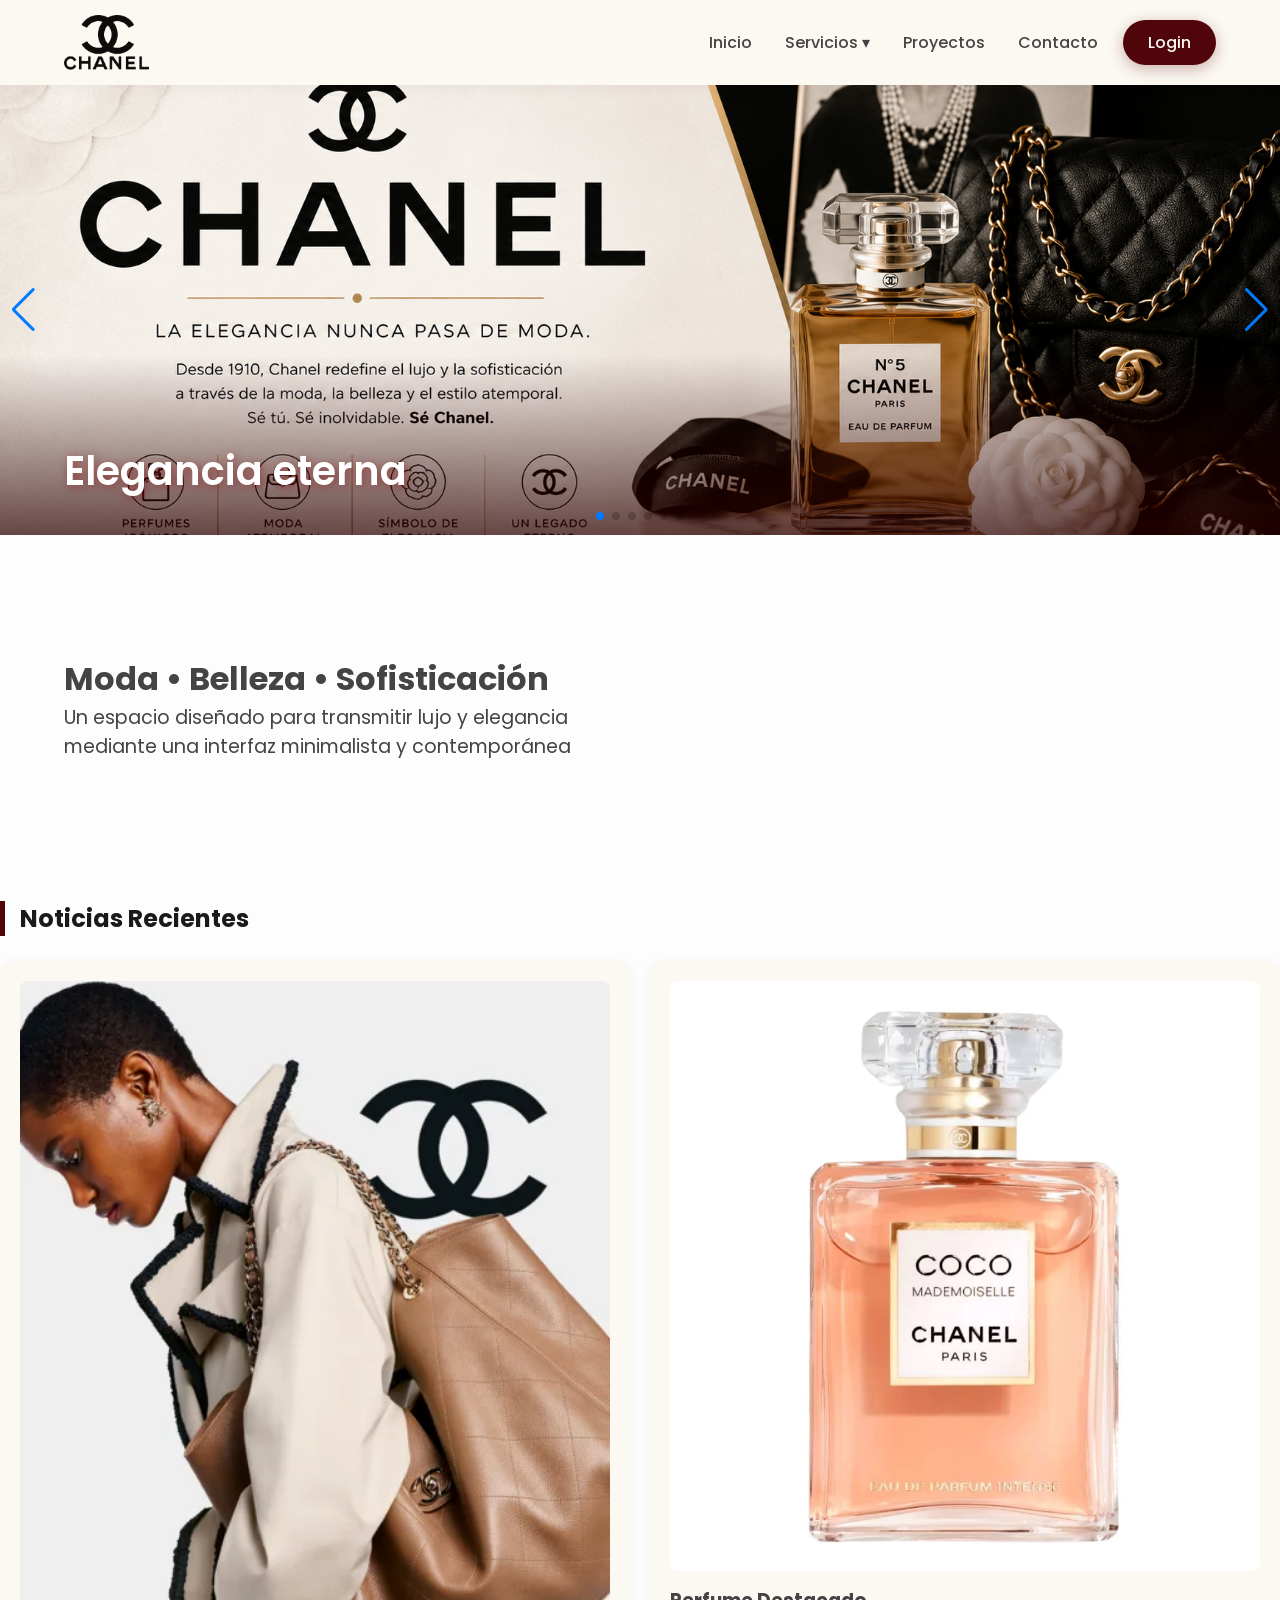
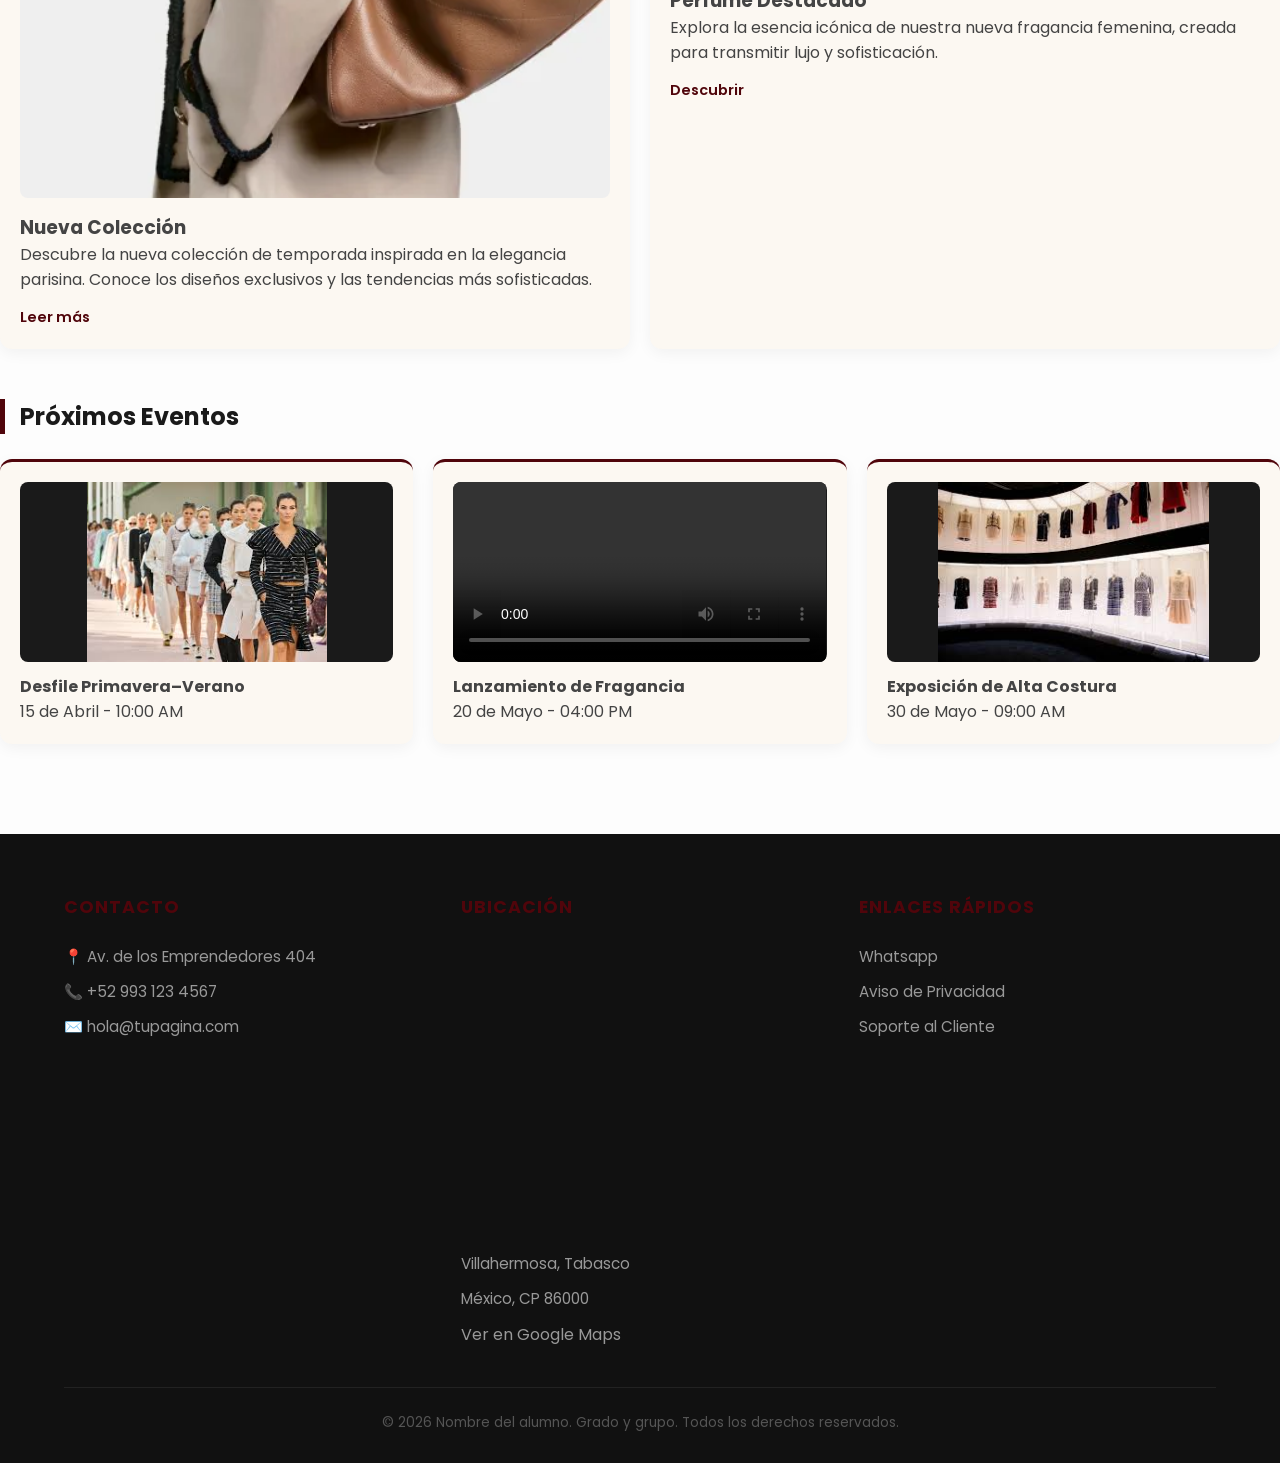
<file: index.html>
<!DOCTYPE html>
<html lang="es">
<head>
    <meta charset="UTF-8">
    <meta name="viewport" content="width=device-width, initial-scale=1.0">
    <title>Moda • Belleza • Sofisticación</title>
    <link rel="shortcut icon" href="img/icono.png" type="image/x-icon">
        <!-- Google Fonts -->
    <link href="https://fonts.googleapis.com/css2?family=Poppins:wght@300;400;600&display=swap" rel="stylesheet">
    <link rel="stylesheet" href="estilos_maquetacion.css"> 
    <link rel='stylesheet' href='https://cdn-uicons.flaticon.com/4.0.0/uicons-solid-straight/css/uicons-solid-straight.css'>
    <link rel='stylesheet' href='https://cdn-uicons.flaticon.com/4.0.0/uicons-solid-straight/css/uicons-solid-straight.css'>
    <link rel='stylesheet' href='https://cdn-uicons.flaticon.com/4.0.0/uicons-regular-straight/css/uicons-regular-straight.css'>
    <link rel='stylesheet' href='https://cdn-uicons.flaticon.com/4.0.0/uicons-solid-rounded/css/uicons-solid-rounded.css'>
    <link rel='stylesheet' href='https://cdn-uicons.flaticon.com/4.0.0/uicons-brands/css/uicons-brands.css'> 
    <!-- Swiper CSS -->
    <link rel="stylesheet" href="https://cdn.jsdelivr.net/npm/swiper@11/swiper-bundle.min.css" />
</head>
<body>

    <header>
        <div class="container">
            <div class="logo">
                <!-- COLOCA TU LOGO AQUÍ -->
                <a href="index.html">
                    <img src="img/icono.png"  alt="Coloca tu logo aquí">
                </a>
            </div>

            <nav>
                <ul class="nav-menu">
                    <li><a href="index.html"> <i class="fi fi-ss-entrance"></i>Inicio </a></li>
                    
                    <li class="dropdown">
                        <a href="#"><i class="fi fi-ss-user-headset"></i> Servicios ▾</a>
                        <ul class="dropdown-content">
                            <li><a href="#">Diseño Digital</a></li>
                            <li><a href="#">Páginas Web</a></li>
                            <li><a href="#">Mantenimiento y redes de cómputo</a></li>
                        </ul>
                    </li>
                   

                    <li><a href="#"> <i class="fi fi-rs-magic-wand"></i> Proyectos </a></li>
                    <li><a href="#"> <i class="fi fi-sr-phone-call"></i> Contacto </a></li>
                    <li><a href="login.html" class="btn-login">Login</a></li>
                </ul>
            </nav>
        </div>
    </header>
    <!-- Banner Principal -->
<div class="swiper mainBanner">
    <div class="swiper-wrapper">
        <!-- Slide 1 -->
        <div class="swiper-slide">
            <a href="https://www.chanel.com/mx/" class="banner-link">
                <img src="banner/1.png" alt="Oferta 1">
                <div class="banner-content">
                    <div class="text-box">
                        <h1>Elegancia eterna</h1>
                    </div>
                </div>
            </a>
        </div>

        <!-- Slide 2 -->
        <div class="swiper-slide">
            <a href="#" class="banner-link">
                <img src="banner/2.png" alt="Oferta 2">
                <div class="banner-content">
                    <div class="text-box">
                        <h1>Lujo en silencio</h1>
                    </div>
                </div>
            </a>
        </div>

        <!-- Slide 3 -->
        <div class="swiper-slide">
            <a href="#" class="banner-link">
                <img src="banner/3.png" alt="Oferta 2">
                <div class="banner-content">
                    <div class="text-box">
                        <h1>Ícono de estilo</h1>
                    </div>
                </div>
            </a>
        </div>

        <!-- Slide 4 -->
        <div class="swiper-slide">
            <a href="#" class="banner-link">
                <img src="banner/4.png" alt="Oferta 1">
                <div class="banner-content">
                    <div class="text-box">
                        <h1>Sofisticación absoluta</h1>
                    </div>
                </div>
            </a>
        </div>

        <!-- Slide 5 -->
        <div class="swiper-slide">
            <a href="#" class="banner-link">
                <img src="banner/5.png" alt="Oferta 1">
                <div class="banner-content">
                    <div class="text-box">
                        <h1>Belleza atemporal</h1>
                    </div>
                </div>
            </a>
        </div>
        <!-- Slide 6 -->
        <div class="swiper-slide">
            <a href="#" class="banner-link">
                <img src="banner/6.png" alt="Oferta 1">
                <div class="banner-content">
                    <div class="text-box">
                        <h1>Moda con esencia</h1>
                    </div>
                </div>
            </a>
        </div>

    </div>

    <!-- Controles -->
    <div class="swiper-button-next"></div>
    <div class="swiper-button-prev"></div>
    <div class="swiper-pagination"></div>
</div>

    <main class="container" style="padding: 100px 0;">
        <h1 style="font-size: 3rem; margin-bottom: 20px;"><h1>  Moda   • Belleza   • Sofisticación </h1> 
        <p style="font-size: 1.2rem; max-width: 600px;">Un espacio diseñado para transmitir lujo y elegancia mediante una interfaz minimalista y contemporánea</p>
        
        
    </main>
<section class="seccion-info">
            
            <!-- FILA DE 2 CUADROS (Noticias Destacadas) -->
            <h2 class="titulo-seccion">Noticias Recientes</h2>
            <div class="contenedor-dos">
                <div class="cuadro cuadro-grande">
                    <div class="imagen-placeholder"><img src="img/coleccion.webp" alt="coleccion"></div>
                    <h3>Nueva Colección</h3>
                    <p>Descubre la nueva colección de temporada inspirada en la elegancia parisina. Conoce los diseños exclusivos y las tendencias más sofisticadas.</p>
                    <a href="#" class="leer-mas">Leer más</a>
                </div>
                <div class="cuadro cuadro-grande">
                    <div class="imagen-placeholder"><img src="img/perfume.webp" alt="perfume"></div>
                    <h3>Perfume Destacado</h3>
                    <p>Explora la esencia icónica de nuestra nueva fragancia femenina, creada para transmitir lujo y sofisticación.</p>
                    
                    <a href="#" class="leer-mas">Descubrir</a>
                </div>
            </div>

            <!-- FILA DE 3 CUADROS (Eventos o Info Rápida) -->
            <h2 class="titulo-seccion">Próximos Eventos</h2>
            <div class="contenedor-tres">
    <!-- Cuadro con Imagen -->
    <div class="cuadro cuadro-pequeno">
        <div class="media-container">
           <img src="img/desfile.jpg" alt="desfile">
        </div>
        <h4>Desfile Primavera–Verano</h4>
        <p>15 de Abril - 10:00 AM</p>
    </div>

    <!-- Cuadro con Video -->
    <div class="cuadro cuadro-pequeno">
        <div class="media-container">
            <video controls>
                <source src="video/comercial.mp4" type="video/mp4">
                Tu navegador no soporta videos.
            </video>
        </div>
        <h4>Lanzamiento de Fragancia</h4>
        <p>20 de Mayo - 04:00 PM</p>
    </div>

    <!-- Cuadro con Info Rápida (Solo texto si quieres) -->
    <div class="cuadro cuadro-pequeno">
        <div class="media-container">
            <img src="img/exposicion.jpg" alt="Evento">
        </div>
        <h4>Exposición de Alta Costura</h4>
        <p>30 de Mayo - 09:00 AM</p>
    </div>
</div>
</section>
    <footer>
        <div class="container">
            <div class="footer-grid">
                <div class="footer-col">
                    <h4>Contacto</h4>
                    <p>📍 Av. de los Emprendedores 404</p>
                    <p>📞 +52 993 123 4567</p>
                    <p>✉️ hola@tupagina.com</p>
                </div>
                <div class="footer-col">
                    <h4>Ubicación</h4>
                    <iframe src="https://www.google.com/maps/embed?pb=!1m18!1m12!1m3!1d484603.7287037414!2d-93.5367626605499!3d18.39436980382372!2m3!1f0!2f0!3f0!3m2!1i1024!2i768!4f13.1!3m3!1m2!1s0x85edd745f2256fad%3A0x2526a991273bbe09!2sChanel!5e0!3m2!1ses!2smx!4v1779738173630!5m2!1ses!2smx" width="400" height="300" style="border:0;" allowfullscreen="" loading="lazy" referrerpolicy="no-referrer-when-downgrade"></iframe>
                    <p>Villahermosa, Tabasco</p>
                    <p>México, CP 86000</p>
                    <a href="#">Ver en Google Maps</a>
                </div>
                <div class="footer-col">
                    <h4>Enlaces Rápidos</h4>
                    <ul>
                        <li><a href="https://wa.me/5219331326871?text=Hola,%20me%20gustaría%20recibir%20información%20sobre%20sus%20productos%20Chanel." target="_blank"> <i class="fi fi-brands-whatsapp"></i> Whatsapp</a></li> 
                        <li><a href="#">Aviso de Privacidad</a></li>
                        <li><a href="#">Soporte al Cliente</a></li>
                    </ul>
                </div>
            </div>
            <div class="footer-bottom">
                &copy; 2026 Nombre del alumno. Grado y grupo. Todos los derechos reservados.
            </div>
        </div>
    </footer>
<script src="https://cdn.jsdelivr.net/npm/swiper@11/swiper-bundle.min.js"></script>
<script src="banner.js"></script>
</body>
</html>
</file>
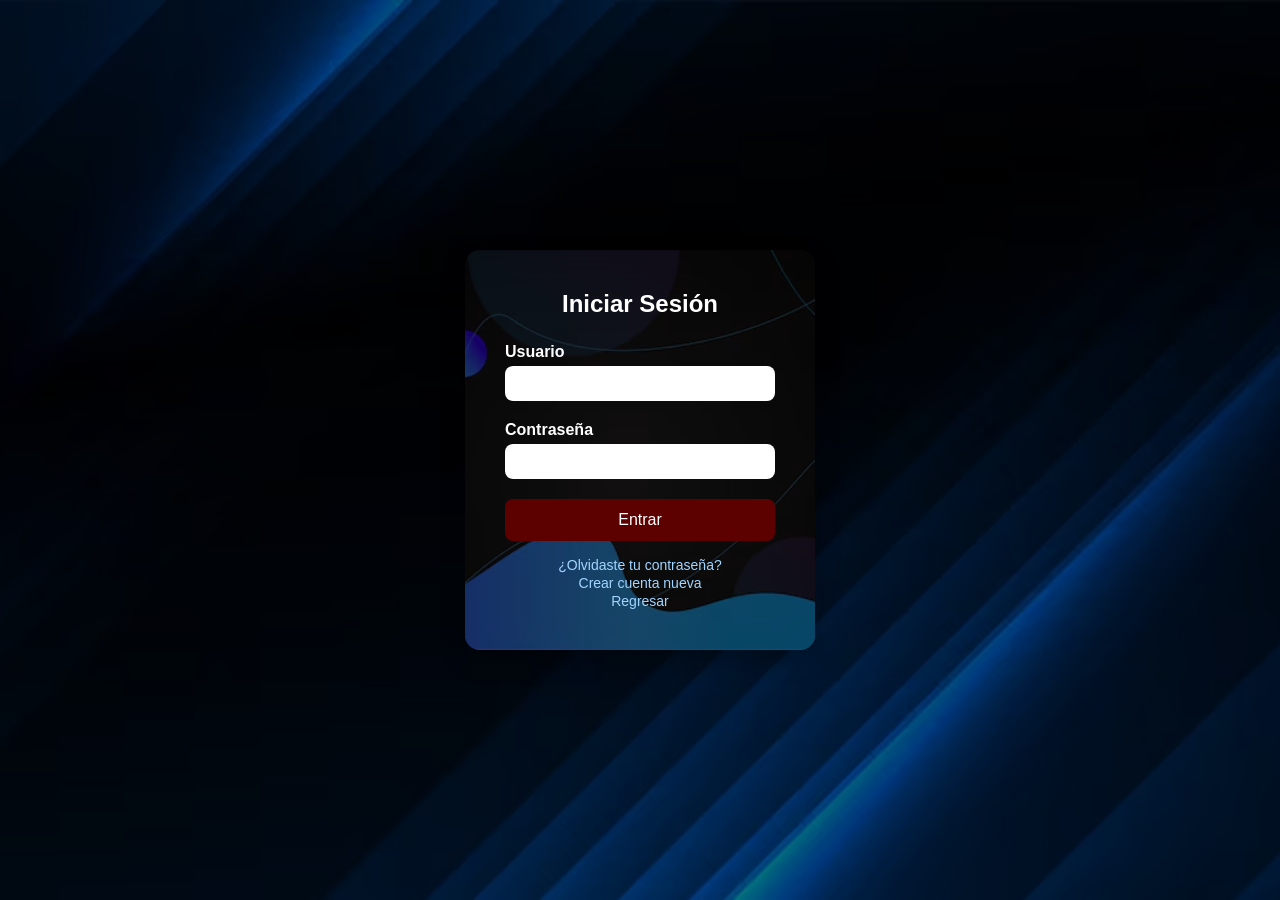
<file: login.html>
<!DOCTYPE html>
<html lang="es">
<head>
  <meta charset="UTF-8" />
  <meta name="viewport" content="width=device-width, initial-scale=1.0"/>
  <link rel="shortcut icon" href="img/favicon.svg" type="image/x-icon">
  <title>Iniciar Sesión</title>
  <link rel="stylesheet" href="estilos.css">
</head>
<body>
  <div class="login-box">
    <h2>Iniciar Sesión</h2>
    <form action="#" method="post" id="formularioLogin">
      <label for="usuario">Usuario</label>
      <input type="text" id="usuario" name="usuario" required />

      <label for="contrasena">Contraseña</label>
      <input type="password" id="contrasena" name="contrasena" required />

      <input type="submit" value="Entrar" />
    </form>
    <div class="extra">
      <p><a href="#">¿Olvidaste tu contraseña?</a></p>
      <p><a href="#">Crear cuenta nueva</a></p>
      <p><a href="index.html"> Regresar </a>
    </div>
  </div>
  <script type="text/javascript" src="login.js"></script>
</body>
</html>
</file>
<file: estilos_maquetacion.css>
/* --- 1. VARIABLES --- */
:root {
    --color-primario: #50050b; /* Color principal (azul) */
    --color-oscuro: #1a1a1a; /* Color oscuro para textos fuertes */
    --color-texto: #444; /* Color general del texto */
    --blanco: #fcf8f2; /* Color blanco */
    --sombra: 0 10px 30px rgba(0,0,0,0.1); /* Sombra suave */
    --transicion: all 0.4s cubic-bezier(0.165, 0.84, 0.44, 1); /* Animación suave */
}

/* Reset básico para quitar márgenes por defecto */
* {
    margin: 0;
    padding: 0;
    box-sizing: border-box; /* Evita que el padding rompa tamaños */
}

/* Configuración general del body */
body {
    font-family: 'Poppins', sans-serif; /* Fuente */
    background-color: #fdfdfd; /* Fondo claro */
    color: var(--color-texto); /* Color del texto */
    display: flex;
    flex-direction: column;
    min-height: 100vh; /* Para que el footer quede abajo */
}

/* Contenedor centrado */
.container {
    width: 90%;
    max-width: 1200px; /* Ancho máximo */
    margin: 0 auto; /* Centrar */
}

/* --- 2. HEADER Y LOGO --- */
header {
    background: var(--blanco); /* Fondo blanco */
    padding: 15px 0;
    box-shadow: 0 2px 15px rgba(0,0,0,0.05); /* Sombra ligera */
    position: sticky; /* Se queda fijo arriba */
    top: 0;
    z-index: 1000; /* Siempre encima */
}

/* Alinea logo y menú */
header .container {
    display: flex;
    justify-content: space-between;
    align-items: center;
}

/* CONFIGURACIÓN DEL LOGO */
.logo img {
    height: 55px; /* Tamaño del logo */
    width: auto;
    display: block;
}

/* --- 3. NAVEGACIÓN Y MENÚ --- */
.nav-menu {
    display: flex; /* Menú en fila */
    list-style: none; /* Quita viñetas */
    align-items: center;
}

/* Separación entre opciones */
.nav-menu > li {
    margin-left: 25px;
    position: relative; /* Necesario para submenú */
}

/* Estilo de enlaces */
.nav-menu a {
    text-decoration: none;
    color: var(--color-oscuro);
    font-weight: 500;
    padding: 10px 0;
    transition: var(--transicion);
    display: block;

    /* Permite alinear iconos con texto */
    display: inline-flex; 
    align-items: center; 
    gap: 8px; 
    text-decoration: none; 
    color: inherit;
}

/* Línea animada debajo del menú */
.nav-menu > li > a::after {
    content: '';
    position: absolute;
    width: 0; /* Empieza invisible */
    height: 2px;
    bottom: 0;
    left: 0;
    background-color: var(--color-primario);
    transition: var(--transicion);
}

/* Cuando pasas el mouse aparece la línea */
.nav-menu > li:hover > a::after {
    width: 100%;
}

/* Cambio de color al pasar el mouse */
.nav-menu a:hover {
    color: var(--color-primario);
}

/* --- 4. SUBMENÚ DESPLEGABLE --- */
.dropdown-content {
    position: absolute;
    top: 120%; /* Debajo del menú */
    left: -20px;
    background: var(--blanco);
    min-width: 220px;
    padding: 15px 0;
    list-style: none;
    border-radius: 12px; /* Bordes redondeados */
    box-shadow: var(--sombra);

    /* Oculto por defecto */
    opacity: 0;
    visibility: hidden;
    transform: translateY(20px); /* Baja un poco */
    transition: var(--transicion);
}

/* Mostrar el submenú al pasar el mouse */
.dropdown:hover .dropdown-content {
    opacity: 1;
    visibility: visible;
    transform: translateY(0);
}

/* Estilo de opciones del submenú */
.dropdown-content li a {
    padding: 12px 25px;
    font-size: 0.9rem;
    color: var(--color-texto);
    font-weight: 400;
}

/* Hover en submenú */
.dropdown-content li a:hover {
    background-color: #f8faff;
    color: var(--color-primario);
    padding-left: 30px; /* Se mueve a la derecha */
}

/* Botón Login resaltado */
.btn-login {
    background-color: var(--color-primario);
    color: var(--blanco) !important;
    padding: 10px 25px !important;
    border-radius: 50px; /* Forma redonda */
    box-shadow: 0 4px 15px rgba(92, 9, 9, 0.3);
}

/* Efecto hover del botón */
.btn-login:hover {
    transform: translateY(-2px); /* Se levanta */
    box-shadow: 0 6px 20px rgba(139, 27, 27, 0.4);
}

/* --- 5. RESPONSIVE --- */
@media (max-width: 850px) {

    /* Header en columna */
    header .container {
        flex-direction: column;
        gap: 20px;
    }

    /* Menú se adapta */
    .nav-menu {
        flex-wrap: wrap;
        justify-content: center;
    }

    .nav-menu li {
        margin: 5px 15px;
    }

    /* Submenú en móvil */
    .dropdown-content {
        position: static; /* Ya no flotante */
        box-shadow: none;
        opacity: 1;
        visibility: visible;
        transform: none;
        display: none; /* Oculto */
        background: #f1f1f1;
    }

    /* Mostrar al hacer hover */
    .dropdown:hover .dropdown-content {
        display: block;
    }
}

/* --- 6. FOOTER 3 COLUMNAS --- */
footer {
    background: #111;
    color: #fff;
    padding: 60px 0 30px;
    margin-top: auto; /* Empuja el footer abajo */
}

/* Grid para dividir en columnas */
.footer-grid {
    display: grid;
    grid-template-columns: repeat(auto-fit, minmax(250px, 1fr)); /* Responsive */
    gap: 40px;
    margin-bottom: 40px;
}

/* Títulos del footer */
.footer-col h4 {
    color: var(--color-primario);
    margin-bottom: 25px;
    font-size: 1.1rem;
    text-transform: uppercase;
    letter-spacing: 1px;
}

/* Texto del footer */
.footer-col p, .footer-col li {
    color: #999;
    font-size: 0.95rem;
    margin-bottom: 12px;
}

/* Quita viñetas */
.footer-col ul { 
    list-style: none; 
}

/* Enlaces del footer */
.footer-col a {
    color: #999;
    text-decoration: none;
    transition: var(--transicion);
}

/* Hover enlaces */
.footer-col a:hover {
    color: var(--blanco);
}

/* Parte inferior del footer */
.footer-bottom {
    text-align: center;
    border-top: 1px solid #222;
    padding-top: 25px;
    color: #555;
    font-size: 0.85rem;
}
  /* ESTILOS CSS PARA ESTA SECCIÓN (Agrégalos a tu bloque <style>) */

    .seccion-info {
        padding: 40px 0;
    }

    .titulo-seccion {
        margin-bottom: 25px;
        color: var(--color-oscuro);
        border-left: 5px solid var(--color-primario);
        padding-left: 15px;
    }

    /* Contenedores Flexbox */
    .contenedor-dos, .contenedor-tres {
        display: flex;
        gap: 20px;
        flex-wrap: wrap; /* Para que sea responsivo */
        margin-bottom: 50px;
    }

    /* Estilo base de los cuadros */
    .cuadro {
        background: var(--blanco);
        border-radius: 12px;
        padding: 20px;
        box-shadow: 0 4px 15px rgba(0,0,0,0.05);
        transition: transform 0.3s ease;
    }

    .cuadro:hover {
        transform: translateY(-5px);
    }

    /* Tamaños específicos */
    .cuadro-grande {
        flex: 1 1 calc(50% - 20px); /* 2 cuadros por fila */
        min-width: 300px;
    }

    .cuadro-pequeno {
        flex: 1 1 calc(33.33% - 20px); /* 3 cuadros por fila */
        min-width: 250px;
        border-top: 3px solid var(--color-primario);
        align-items: center;
    }
.imagen-placeholder {
    width: 100%;
    height: auto;       /* Ya no obligamos a que mida 200px */
    overflow: hidden;
    border-radius: 8px;
    margin-bottom: 15px;
}

.imagen-placeholder img {
    width: 100%;        /* Ocupa todo el ancho disponible */
    height: auto;       /* Mantiene su proporción natural */
    display: block;
}
  
    /* Elementos internos 
    .imagen-placeholder {
        background: #eee;
        height: 150px;
        display: flex;
        align-items: center;
        justify-content: center;
        border-radius: 8px;
        margin-bottom: 15px;
        color: #888;
    }*/

    .leer-mas {
        display: inline-block;
        margin-top: 15px;
        color: var(--color-primario);
        text-decoration: none;
        font-weight: 600;
        font-size: 0.9rem;
    }
    /* Contenedor universal para fotos y videos */
.media-container {
    width: 100%;
    height: 180px;         /* Altura fija para que los 3 cuadros estén parejos */
    background-color: #1a1a1a; /* Fondo oscuro para resaltar el contenido */
    display: flex;
    align-items: center;
    justify-content: center;
    border-radius: 8px;
    margin-bottom: 12px;
    overflow: hidden;
}

/* Ajuste para que se vea TODO (Imagen) */
.media-container img {
    max-width: 100%;
    max-height: 100%;
    object-fit: contain;   /* ESTA ES LA CLAVE: No corta nada */
}

/* Ajuste para que se vea TODO (Video) */
.media-container video {
    width: 100%;
    height: 100%;
    object-fit: contain;   /* ESTA ES LA CLAVE: Muestra el video completo */
    outline: none;
}
    /*swiper*/
/* --- ESTILOS DEL BANNER --- */
.mainBanner {
    width: 100%;
    height: 450px; /* Altura ideal tipo e-commerce */
    position: relative;
}

.mainBanner .swiper-slide {
    position: relative;
    overflow: hidden;
}

.mainBanner img {
    width: 100%;
    height: 100%;
    object-fit: cover; /* Ajuste perfecto de la imagen */
    object-position: center;
}

/* Capa de contenido sobre la imagen */
.banner-content {
    position: absolute;
    top: 0;
    left: 0;
    width: 100%;
    height: 100%;
    display: flex;
    align-items: center; /* Centrado vertical */
    padding-left: 10%; /* Alineado a la izquierda como ML */
    background: linear-gradient(to right, rgba(92, 0, 0, 0.4), transparent); /* Degradado para legibilidad */
}

.text-box {
    color: rgb(255, 255, 255);
    max-width: 500px;
}

.text-box span {
    font-size: 0.9rem;
    font-weight: 600;
    letter-spacing: 2px;
    color: var(--color-primario);
}

.text-box h1 {
    font-size: 3rem;
    margin: 10px 0 20px;
    line-height: 1.1;
}

.btn-comprar {
    padding: 12px 30px;
    background: var(--color-primario);
    border: none;
    color: rgb(31, 0, 0);
    font-weight: 600;
    border-radius: 5px;
    cursor: pointer;
    transition: transform 0.3s;
}

.btn-comprar:hover {
    transform: scale(1.05);
}

/* --- RESPONSIVE --- */
@media (max-width: 768px) {
    .mainBanner { height: 300px; }
    .text-box h1 { font-size: 1.8rem; }
    .banner-content { padding-left: 5%; }
}
/* --- ESTILOS DEL BANNER --- */
.mainBanner {
    width: 100%;
    height: 450px;
    position: relative;
}

/* Hace que todo el slide sea clickable */
.banner-link {
    text-decoration: none;
    display: block;
    width: 100%;
    height: 100%;
    position: relative;
}

.mainBanner .swiper-slide {
    position: relative;
    overflow: hidden;
}

.mainBanner img {
    width: 100%;
    height: 100%;
    object-fit: cover;
    object-position: center;
    transition: transform 0.5s ease; /* Efecto zoom opcional */
}

/* Zoom suave al pasar el mouse por el banner */
.banner-link:hover img {
    transform: scale(1.05);
}

/* Capa de contenido: Alineada ABAJO a la IZQUIERDA */
.banner-content {
    position: absolute;
    top: 0;
    left: 0;
    width: 100%;
    height: 100%;
    display: flex;
    align-items: flex-end; /* Mueve el texto al fondo */
    justify-content: flex-start; /* Mueve el texto a la izquierda */
    padding: 40px 5%; /* Espacio desde los bordes */
    /* Degradado oscuro desde abajo para que el texto blanco se lea perfecto */
    background: linear-gradient(to top, rgba(43, 0, 0, 0.7) 0%, transparent 40%);
    box-sizing: border-box;
}

.text-box {
    color: white;
    max-width: 80%;
}

.text-box h1 {
    font-size: 2.5rem;
    margin: 0;
    line-height: 1.2;
    font-weight: 600;
    /* Sombra de apoyo */
    text-shadow: 2px 2px 10px rgba(133, 0, 0, 0.5);
}

/* --- RESPONSIVE --- */
@media (max-width: 768px) {
    .mainBanner { height: 300px; }
    .text-box h1 { font-size: 1.5rem; }
    .banner-content { padding: 20px 5%; }
}
</file>
<file: estilos.css>
* {
      box-sizing: border-box;
      margin: 0;
      padding: 0;
    }

    body {
      font-family: 'Segoe UI', Tahoma, Geneva, Verdana, sans-serif;
      height: 100vh;
      background: url(img/fondo\ 2.avif) 
        no-repeat center center fixed;
      background-size: cover;
      position: relative;
    }

    body::before {
      content: "";
      position: absolute;
      top: 0;
      left: 0;
      height: 100%;
      width: 100%;
      background-color: rgba(0, 0, 0, 0.5);
      z-index: 0;
    }

    .login-box {
      position: relative;
      z-index: 1;
      background: url(img/fondo.avif) no-repeat center;
      background-size: cover;
      padding: 40px;
      border-radius: 15px;
      box-shadow: 0 10px 25px rgba(0, 0, 0, 0.3);
      width: 100%;
      max-width: 350px;
      margin: auto;
      top: 50%;
      transform: translateY(-50%);
      color: white;
    }

    .login-box::before {
      /* Capa semitransparente sobre la imagen del cuadro */
      content: "";
      position: absolute;
      top: 0;
      left: 0;
      height: 100%;
      width: 100%;
      background-color: rgba(0, 0, 0, 0.5); /* Oscurece la imagen del cuadro */
      border-radius: 15px;
      z-index: -1;
    }

    .login-box h2 {
      text-align: center;
      margin-bottom: 25px;
      color: #fff;
    }

    .login-box label {
      display: block;
      margin-bottom: 5px;
      font-weight: bold;
      color: #fff;
    }

    .login-box input[type="text"],
    .login-box input[type="password"] {
      width: 100%;
      padding: 10px;
      margin-bottom: 20px;
      border: none;
      border-radius: 8px;
      outline: none;
    }

    .login-box input[type="submit"] {
      width: 100%;
      padding: 12px;
      background-color: #5c0000;
      color: white;
      border: none;
      border-radius: 8px;
      font-size: 16px;
      cursor: pointer;
    }

    .login-box .extra {
      text-align: center;
      margin-top: 15px;
    }

    .login-box .extra a {
      text-decoration: none;
      color: #a1d5ff;
      font-size: 14px;
    }

    .login-box .extra a:hover {
      text-decoration: underline;
    }
</file>
